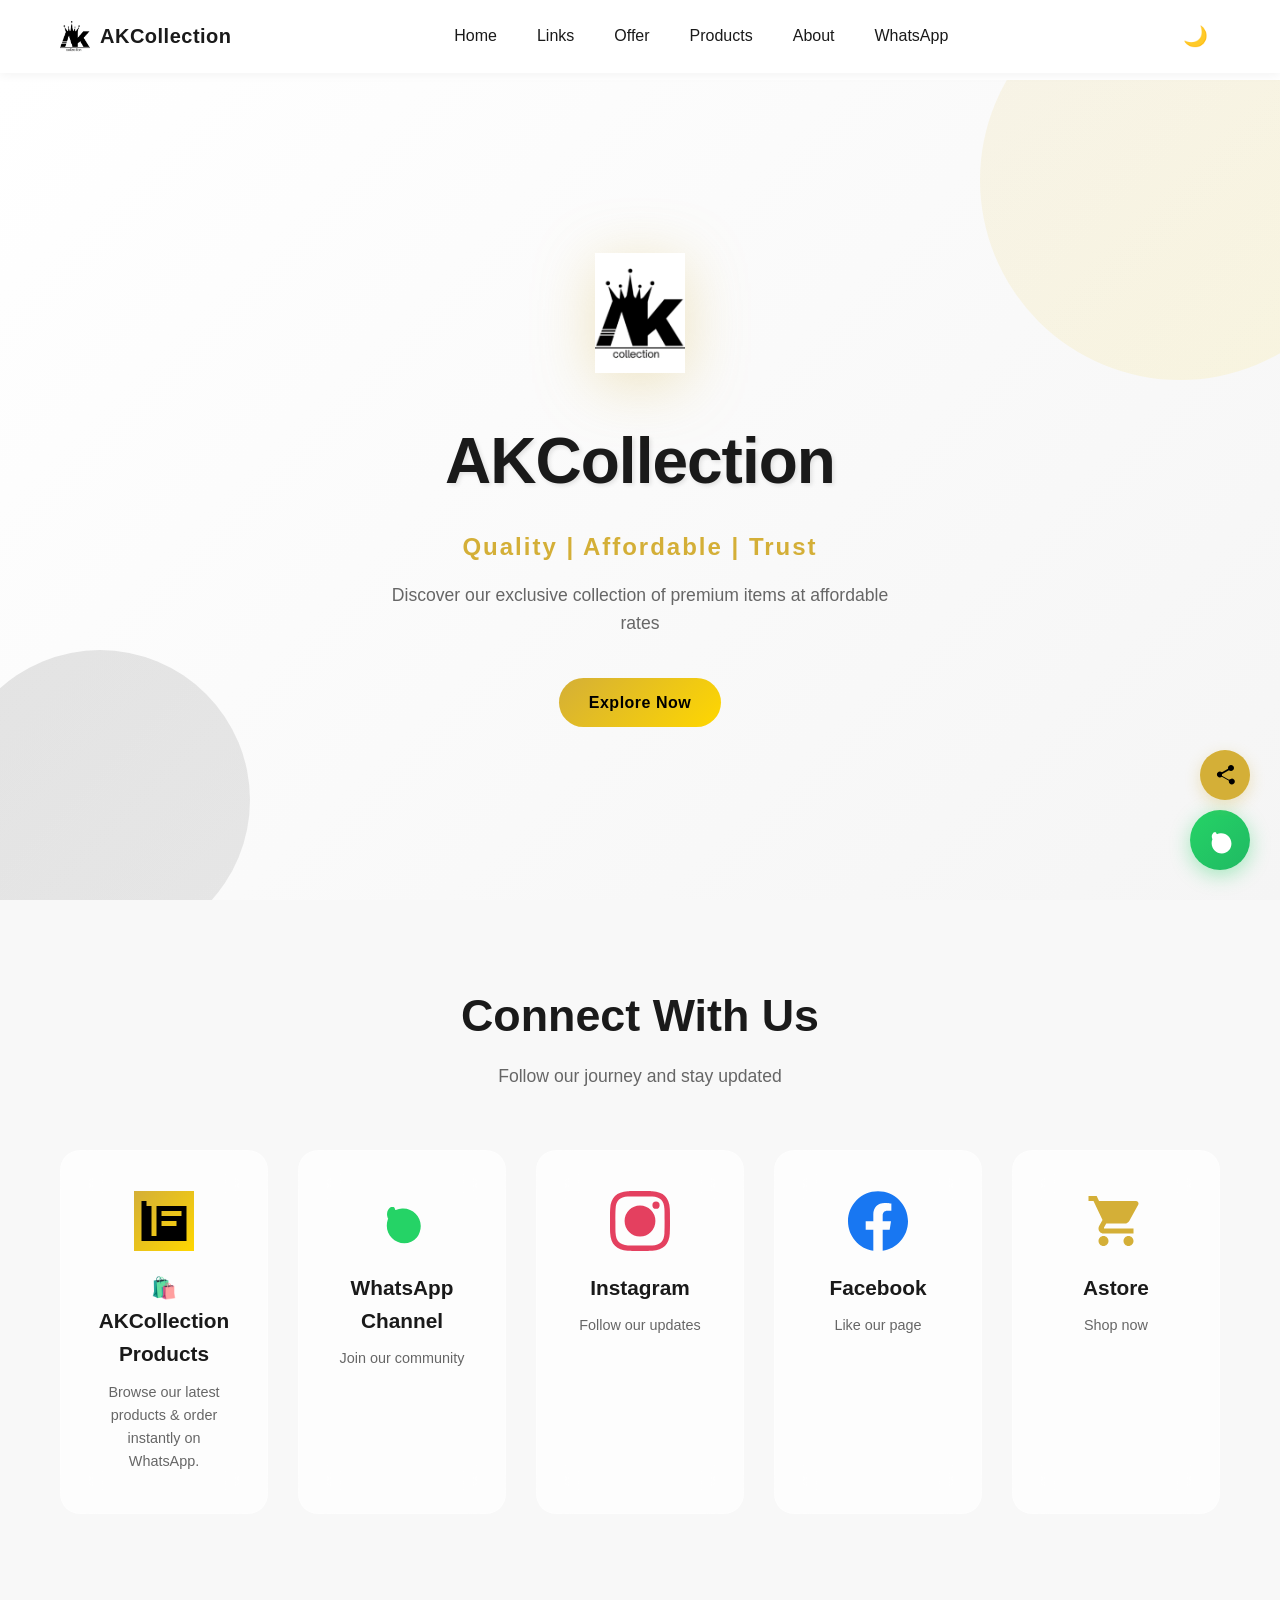
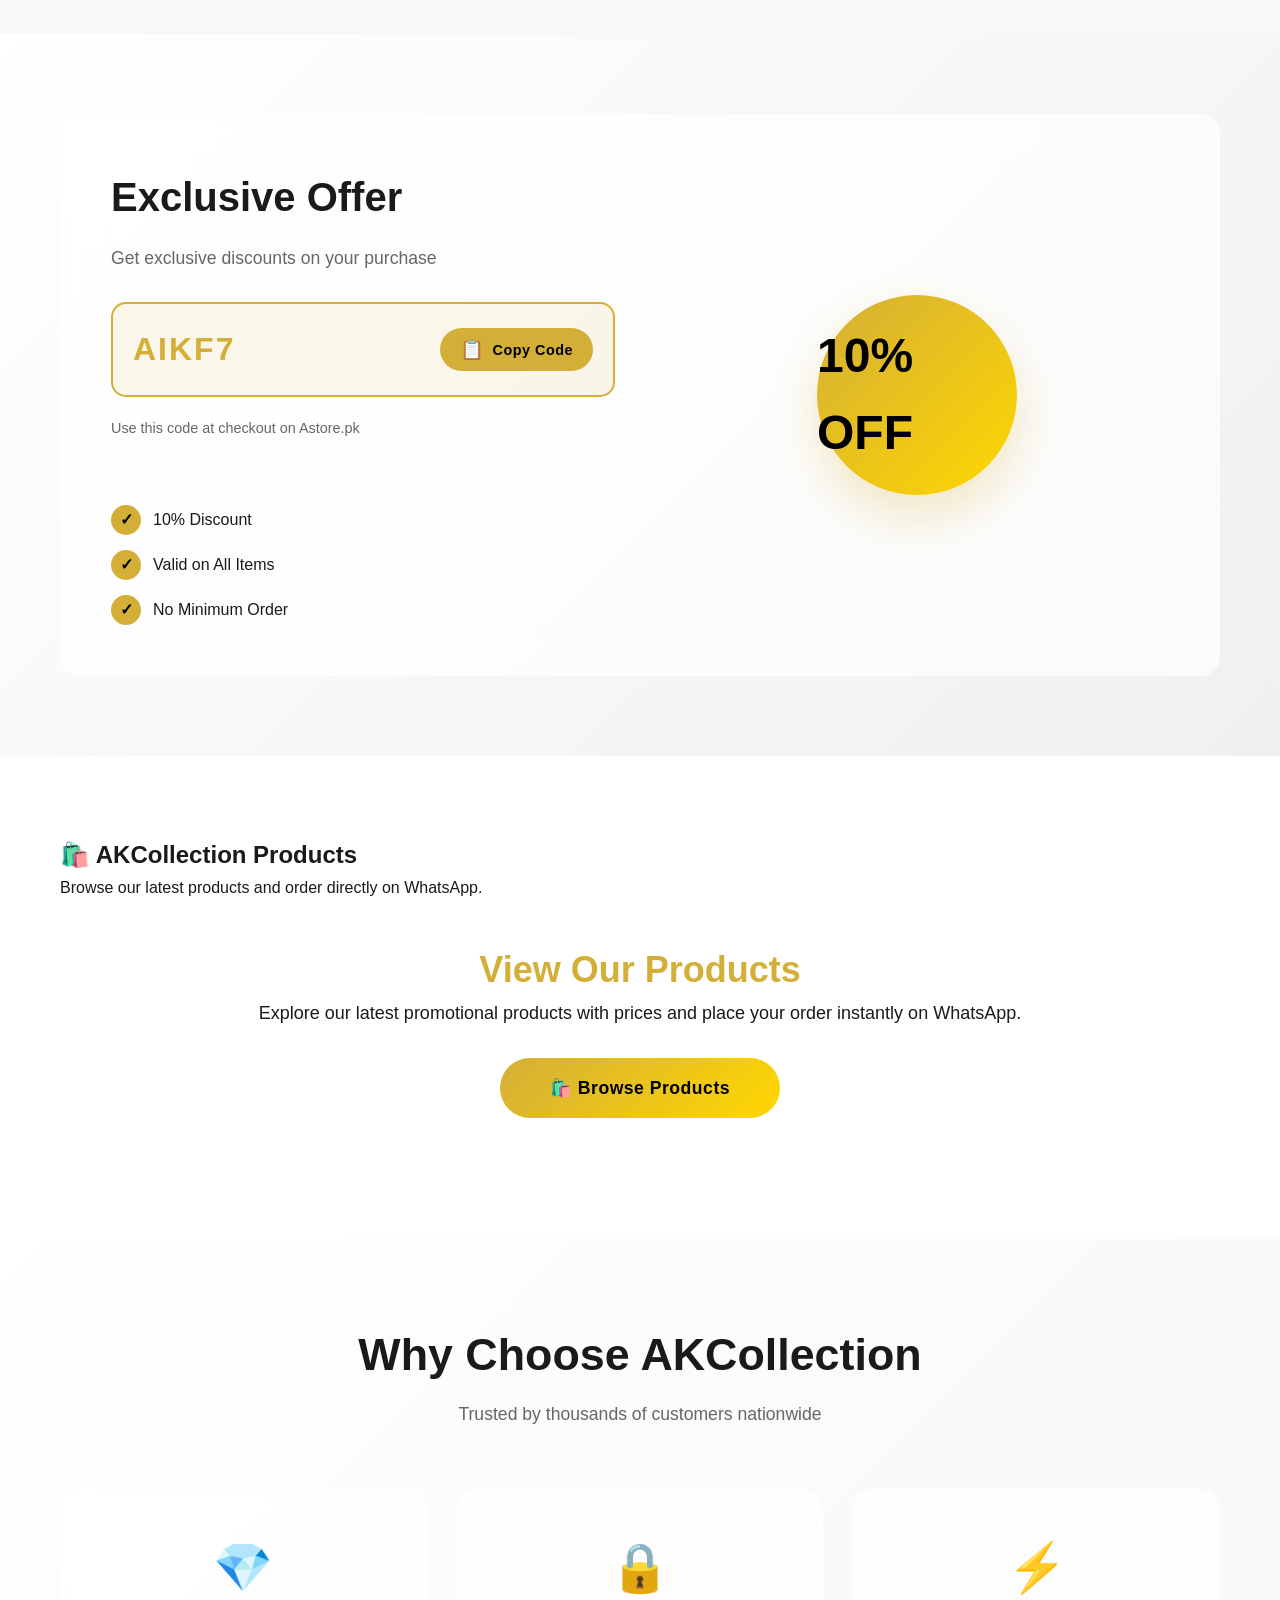
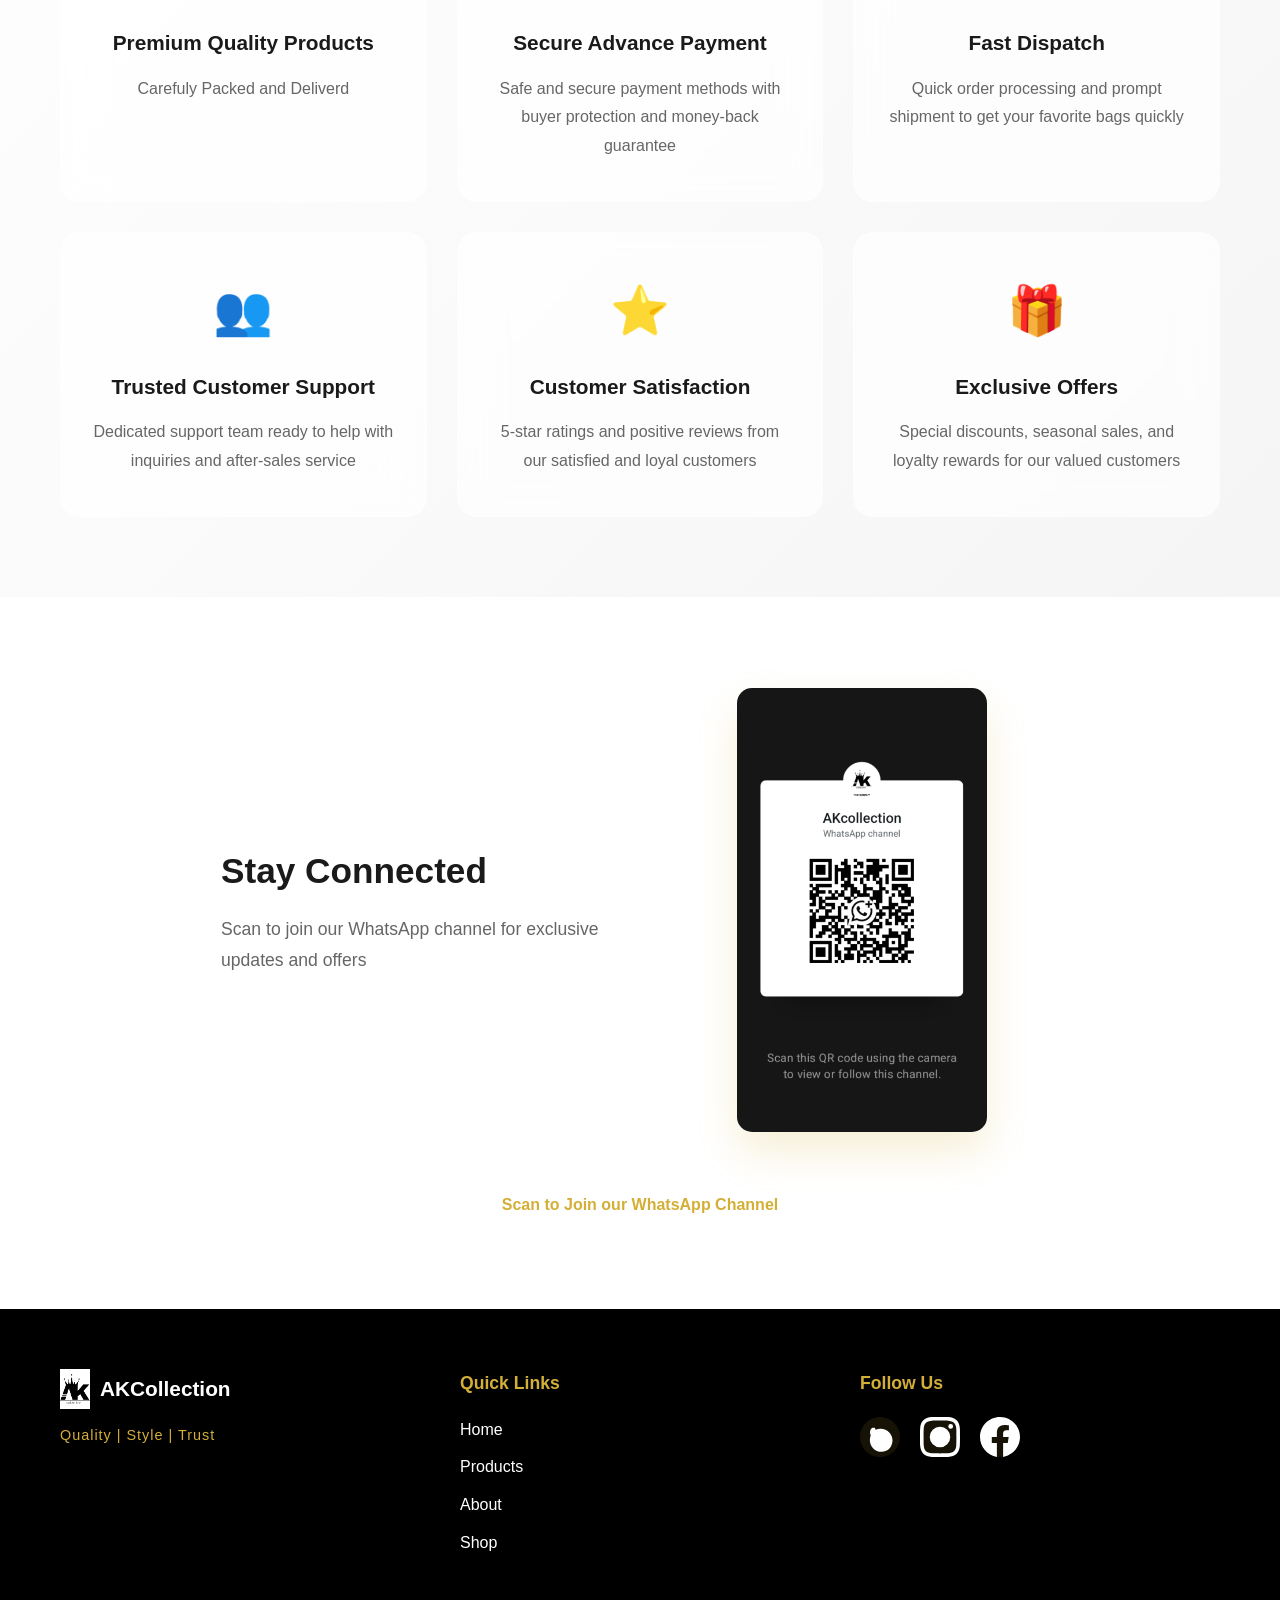
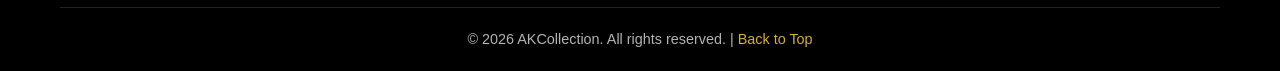
<file: index.html>
<!DOCTYPE html>
<html lang="en">
<head>
    <meta charset="UTF-8">
    <meta name="viewport" content="width=device-width, initial-scale=1.0">
    <meta name="description" content="AKCollection - Premium Quality, Trust, Affordable price | Discover our exclusive collection">
    <meta name="keywords" content="AKCollection, Premium quality, Affordable price">
    <meta name="author" content="AKCollection">
    <meta name="theme-color" content="#ffffff">
    
    <!-- Open Graph Tags -->
    <meta property="og:type" content="website">
    <meta property="og:title" content="AKCollection - Quality | Reasonable | Trust">
    <meta property="og:description" content="Premium Quality Items with Secure Payment & Fast Dispatch">
    <meta property="og:url" content="https://astore.pk">
    <meta property="og:image" content="IMG_20260501_005427_314.webp">
    
    <!-- Favicon -->
    <link rel="icon" type="image/webp" href="IMG_20260501_005427_314.webp">
    <link rel="apple-touch-icon" href="IMG_20260501_005427_314.webp">
    
    <!-- PWA Manifest -->
    <link rel="manifest" href="manifest.json">
    
    <title>AKCollection | Premium Items | Quality | Affordable | Trust</title>
    <link rel="stylesheet" href="style.css">
</head>
<body>
    <!-- Loading Animation -->
    <div class="loading-screen" id="loadingScreen">
        <div class="loading-spinner"></div>
        <p class="loading-text">AKCollection</p>
    </div>

    <!-- Navigation -->
    <nav class="navbar" id="navbar">
        <div class="nav-container">
            <div class="nav-logo">
                <img src="IMG_20260501_005427_314.webp" alt="AKCollection Logo" class="logo-img">
                <span>AKCollection</span>
            </div>
            <div class="nav-toggle" id="navToggle">
                <span></span>
                <span></span>
                <span></span>
            </div>
            <ul class="nav-menu" id="navMenu">
                <li><a href="#hero" class="nav-link">Home</a></li>
                <li><a href="#links" class="nav-link">Links</a></li>
                <li><a href="#discount" class="nav-link">Offer</a></li>
                <li><a href="#products" class="nav-link">Products</a></li>
                <li><a href="#why" class="nav-link">About</a></li>
                <li><a href="#qr" class="nav-link">WhatsApp</a></li>
            </ul>
            <button class="theme-toggle" id="themeToggle" title="Toggle Dark Mode">
                <span class="theme-icon">🌙</span>
            </button>
        </div>
    </nav>

    <!-- Hero Section -->
    <section class="hero" id="hero">
        <div class="hero-content">
            <div class="hero-logo-container">
                <img src="IMG_20260501_005427_314.webp" alt="AKCollection" class="hero-logo">
            </div>
            <h1 class="hero-headline">AKCollection</h1>
            <p class="hero-tagline">Quality | Affordable | Trust</p>
            <p class="hero-description">Discover our exclusive collection of premium items at affordable rates</p>
            <a href="#products" class="btn btn-primary">Explore Now</a>
        </div>
        <div class="hero-background">
            <div class="gradient-blob blob-1"></div>
            <div class="gradient-blob blob-2"></div>
        </div>
    </section>

    <!-- Quick Links Section -->
    <section class="links-section" id="links">
        <div class="container">
            <h2 class="section-title">Connect With Us</h2>
            <p class="section-subtitle">Follow our journey and stay updated</p>
            
            <div class="links-grid">

                <a href="products.html" class="link-card glass-card">
    <div class="link-icon" style="background: linear-gradient(135deg, #D4AF37, #FFD700); color:#000;">
        <svg viewBox="0 0 24 24" fill="currentColor">
            <path d="M7 4h-2v2h2v12h12v-2h2v4H3V4h4zm2 2h12v12H9V6zm2 2v2h8V8h-8zm0 4v2h6v-2h-6z"/>
        </svg>
    </div>

    <h3>🛍️ AKCollection Products</h3>

    <p>Browse our latest products & order instantly on WhatsApp.</p>
</a>
                
                
                <!-- WhatsApp Channel -->
                <a href="https://whatsapp.com/channel/0029VbAqLRTKmCPQMVyYrg1t" target="_blank" rel="noopener noreferrer" class="link-card glass-card">
                    <div class="link-icon whatsapp-icon">
                        <svg viewBox="0 0 24 24" fill="currentColor">
                            <path d="M17.472 14.382c-.297-.149-1.758-.867-2.03-.967-.273-.099-.471-.148-.67.15-.197.297-.767.966-.94 1.164-.173.199-.347.223-.644.075-.297-.15-1.255-.463-2.39-1.475-.883-.788-1.48-1.761-1.653-2.059-.173-.297-.018-.458.13-.606.134-.133.298-.347.446-.52.149-.174.198-.298.298-.497.099-.198.05-.371-.025-.52-.075-.149-.669-1.612-.916-2.207-.242-.579-.487-.5-.67-.51-.173-.008-.371-.01-.57-.01-.198 0-.52.074-.792.372-.272.297-1.04 1.016-1.04 2.479 0 1.462 1.065 2.875 1.213 3.074.149.198 2.096 3.2 5.076 4.487.709.306 1.262.489 1.694.625.712.227 1.36.195 1.871.118.571-.085 1.758-.719 2.006-1.413.248-.694.248-1.289.173-1.413-.074-.124-.272-.198-.57-.347m-5.421-7.403h-.004c-1.762 0-3.44.898-4.576 2.366-.996 1.25-1.551 2.915-1.551 4.566 0 3.859 3.143 7.001 7.001 7.001 1.928 0 3.757-.846 5.005-2.32l.033-.041c.996-1.25 1.551-2.915 1.551-4.566 0-3.859-3.144-7.001-7.001-7.001 0 0 .014 0 .538 0z"/>
                        </svg>
                    </div>
                    <h3>WhatsApp Channel</h3>
                    <p>Join our community</p>
                </a>

                <!-- Instagram -->
                <a href="https://www.instagram.com/akcollection996?igsh=NGk4bXZmbDg1aHo4" target="_blank" rel="noopener noreferrer" class="link-card glass-card">
                    <div class="link-icon instagram-icon">
                        <svg viewBox="0 0 24 24" fill="currentColor">
                            <path d="M12 2.163c3.204 0 3.584.012 4.85.07 3.252.148 4.771 1.691 4.919 4.919.058 1.265.069 1.645.069 4.849 0 3.205-.012 3.584-.069 4.849-.149 3.225-1.664 4.771-4.919 4.919-1.266.057-1.645.069-4.849.069-3.204 0-3.584-.012-4.849-.069-3.259-.149-4.771-1.699-4.919-4.92-.058-1.265-.07-1.644-.07-4.849 0-3.204.013-3.583.07-4.849.149-3.227 1.664-4.771 4.919-4.919 1.266-.057 1.645-.069 4.849-.069zm0-2.163c-3.259 0-3.667.014-4.947.072-4.358.2-6.78 2.618-6.98 6.98-.059 1.281-.073 1.689-.073 4.948 0 3.259.014 3.668.072 4.948.2 4.358 2.618 6.78 6.98 6.98 1.281.058 1.689.072 4.948.072 3.259 0 3.668-.014 4.948-.072 4.354-.2 6.782-2.618 6.979-6.98.059-1.28.073-1.689.073-4.948 0-3.259-.014-3.667-.072-4.947-.196-4.354-2.617-6.78-6.979-6.98-1.281-.059-1.69-.073-4.949-.073zM5.838 12a6.162 6.162 0 1 1 12.324 0 6.162 6.162 0 0 1-12.324 0zM12 16a4 4 0 1 1 0-8 4 4 0 0 1 0 8zm4.965-10.322a1.44 1.44 0 1 1 2.881.001 1.44 1.44 0 0 1-2.881-.001z"/>
                        </svg>
                    </div>
                    <h3>Instagram</h3>
                    <p>Follow our updates</p>
                </a>

                <!-- Facebook -->
                <a href="https://www.facebook.com/share/1EEaqP64Rz/" target="_blank" rel="noopener noreferrer" class="link-card glass-card">
                    <div class="link-icon facebook-icon">
                        <svg viewBox="0 0 24 24" fill="currentColor">
                            <path d="M24 12.073c0-6.627-5.373-12-12-12s-12 5.373-12 12c0 5.99 4.388 10.954 10.125 11.854v-8.385H7.078v-3.47h3.047V9.43c0-3.007 1.792-4.669 4.533-4.669 1.312 0 2.686.235 2.686.235v2.953H15.83c-1.491 0-1.956.925-1.956 1.874v2.25h3.328l-.532 3.47h-2.796v8.385C19.612 23.027 24 18.062 24 12.073z"/>
                        </svg>
                    </div>
                    <h3>Facebook</h3>
                    <p>Like our page</p>
                </a>

                <!-- Astore -->
                <a href="https://www.astore.pk" target="_blank" rel="noopener noreferrer" class="link-card glass-card">
                    <div class="link-icon astore-icon">
                        <svg viewBox="0 0 24 24" fill="currentColor">
                            <path d="M7 18c-1.1 0-1.99.9-1.99 2S5.9 22 7 22s2-.9 2-2-0.9-2-2-2zM1 2v2h2l3.6 7.59-1.35 2.45c-0.16 0.28-0.25 0.61-0.25 0.96 0 1.1 0.9 2 2 2h12v-2H7.42c-0.14 0-0.25-0.11-0.25-0.25l0.03-0.12 0.9-1.63h7.45c0.75 0 1.41-0.41 1.75-1.03l3.58-6.49c0.08-0.14 0.12-0.31 0.12-0.48 0-0.55-0.45-1-1-1H5.21l-0.94-2H1zm16 16c-1.1 0-1.99 0.9-1.99 2s0.89 2 1.99 2 2-0.9 2-2-0.9-2-2-2z"/>
                        </svg>
                    </div>
                    <h3>Astore</h3>
                    <p>Shop now</p>
                </a>
            </div>
        </div>
    </section>

    <!-- Discount Section -->
    <section class="discount-section" id="discount">
        <div class="container">
            <div class="discount-card glass-card premium-card">
                <div class="discount-content">
                    <h2>Exclusive Offer</h2>
                    <p class="discount-description">Get exclusive discounts on your purchase</p>
                    
                    <div class="discount-code-container">
                        <div class="discount-code-box">
                            <span class="discount-code" id="discountCode">AIKF7</span>
                            <button class="btn btn-secondary copy-btn" id="copyBtn" title="Copy discount code">
                                <span class="copy-icon">📋</span>
                                <span class="copy-text">Copy Code</span>
                            </button>
                        </div>
                        <p class="discount-info">Use this code at checkout on Astore.pk</p>
                        <div class="discount-feedback" id="discountFeedback"></div>
                    </div>

                    <div class="discount-benefits">
                        <div class="benefit-item">
                            <span class="benefit-icon">✓</span>
                            <span>10% Discount</span>
                        </div>
                        <div class="benefit-item">
                            <span class="benefit-icon">✓</span>
                            <span>Valid on All Items</span>
                        </div>
                        <div class="benefit-item">
                            <span class="benefit-icon">✓</span>
                            <span>No Minimum Order</span>
                        </div>
                    </div>
                </div>
                <div class="discount-visual">
                    <div class="discount-badge">10% OFF</div>
                </div>
            </div>
        </div>
    </section>

    <!-- Featured Products Section -->
    
                <section class="featured-products">
    <div class="container">

        <div class="section-header">
            <h2>🛍️ AKCollection Products</h2>
            <p>Browse our latest products and order directly on WhatsApp.</p>
        </div>

        <div class="glass-card" style="text-align:center;padding:40px;border-radius:20px;">

            <h2 style="font-size:36px;color:#D4AF37;">
                View Our Products
            </h2>

            <p style="font-size:18px; margin-bottom:30px;">
                Explore our latest promotional products with prices and place your order instantly on WhatsApp.
            </p>

            <a href="products.html"
               class="btn btn-primary btn-large">
                🛍️ Browse Products
            </a>

        </div>

    </div>
</section>

    <!-- Why Choose AKCollection -->
    <section class="why-section" id="why">
        <div class="container">
            <h2 class="section-title">Why Choose AKCollection</h2>
            <p class="section-subtitle">Trusted by thousands of customers nationwide</p>
            
            <div class="why-grid">
                <div class="why-card glass-card">
                    <div class="why-icon">💎</div>
                    <h3>Premium Quality Products</h3>
                    <p>Carefuly Packed and Deliverd</p>
                </div>

                <div class="why-card glass-card">
                    <div class="why-icon">🔒</div>
                    <h3>Secure Advance Payment</h3>
                    <p>Safe and secure payment methods with buyer protection and money-back guarantee</p>
                </div>

                <div class="why-card glass-card">
                    <div class="why-icon">⚡</div>
                    <h3>Fast Dispatch</h3>
                    <p>Quick order processing and prompt shipment to get your favorite bags quickly</p>
                </div>

                <div class="why-card glass-card">
                    <div class="why-icon">👥</div>
                    <h3>Trusted Customer Support</h3>
                    <p>Dedicated support team ready to help with inquiries and after-sales service</p>
                </div>

                <div class="why-card glass-card">
                    <div class="why-icon">⭐</div>
                    <h3>Customer Satisfaction</h3>
                    <p>5-star ratings and positive reviews from our satisfied and loyal customers</p>
                </div>

                <div class="why-card glass-card">
                    <div class="why-icon">🎁</div>
                    <h3>Exclusive Offers</h3>
                    <p>Special discounts, seasonal sales, and loyalty rewards for our valued customers</p>
                </div>
            </div>
        </div>
    </section>

    <!-- QR Section -->
    <section class="qr-section" id="qr">
        <div class="container">
            <div class="qr-card glass-card">
                <div class="qr-content">
                    <h2>Stay Connected</h2>
                    <p>Scan to join our WhatsApp channel for exclusive updates and offers</p>
                </div>
                <div class="qr-image">
                    <img src="file_0000000025c471f8af9db4dd1b2a69bf.png" alt="WhatsApp QR Code" loading="lazy">
                </div>
                <p class="qr-subtitle">Scan to Join our WhatsApp Channel</p>
            </div>
        </div>
    </section>

    <!-- Footer -->
    <footer class="footer">
        <div class="container">
            <div class="footer-content">
                <div class="footer-section">
                    <div class="footer-logo">
                        <img src="IMG_20260501_005427_314.webp" alt="AKCollection" class="footer-logo-img">
                        <span>AKCollection</span>
                    </div>
                    <p class="footer-tagline">Quality | Style | Trust</p>
                </div>

                <div class="footer-section">
                    <h4>Quick Links</h4>
                    <ul>
                        <li><a href="#hero">Home</a></li>
                        <li><a href="#products">Products</a></li>
                        <li><a href="#why">About</a></li>
                        <li><a href="https://www.astore.pk" target="_blank">Shop</a></li>
                    </ul>
                </div>

                <div class="footer-section">
                    <h4>Follow Us</h4>
                    <div class="social-links">
                        <a href="https://whatsapp.com/channel/0029VbAqLRTKmCPQMVyYrg1t" target="_blank" rel="noopener noreferrer" class="social-icon whatsapp" title="WhatsApp">
                            <svg viewBox="0 0 24 24" fill="currentColor">
                                <path d="M17.472 14.382c-.297-.149-1.758-.867-2.03-.967-.273-.099-.471-.148-.67.15-.197.297-.767.966-.94 1.164-.173.199-.347.223-.644.075-.297-.15-1.255-.463-2.39-1.475-.883-.788-1.48-1.761-1.653-2.059-.173-.297-.018-.458.13-.606.134-.133.298-.347.446-.52.149-.174.198-.298.298-.497.099-.198.05-.371-.025-.52-.075-.149-.669-1.612-.916-2.207-.242-.579-.487-.5-.67-.51-.173-.008-.371-.01-.57-.01-.198 0-.52.074-.792.372-.272.297-1.04 1.016-1.04 2.479 0 1.462 1.065 2.875 1.213 3.074.149.198 2.096 3.2 5.076 4.487.709.306 1.262.489 1.694.625.712.227 1.36.195 1.871.118.571-.085 1.758-.719 2.006-1.413.248-.694.248-1.289.173-1.413-.074-.124-.272-.198-.57-.347m-5.421-7.403h-.004c-1.762 0-3.44.898-4.576 2.366-.996 1.25-1.551 2.915-1.551 4.566 0 3.859 3.143 7.001 7.001 7.001 1.928 0 3.757-.846 5.005-2.32l.033-.041c.996-1.25 1.551-2.915 1.551-4.566 0-3.859-3.144-7.001-7.001-7.001 0 0 .014 0 .538 0z"/>
                            </svg>
                        </a>
                        <a href="https://www.instagram.com/akcollection996?igsh=NGk4bXZmbDg1aHo4" target="_blank" rel="noopener noreferrer" class="social-icon instagram" title="Instagram">
                            <svg viewBox="0 0 24 24" fill="currentColor">
                                <path d="M12 2.163c3.204 0 3.584.012 4.85.07 3.252.148 4.771 1.691 4.919 4.919.058 1.265.069 1.645.069 4.849 0 3.205-.012 3.584-.069 4.849-.149 3.225-1.664 4.771-4.919 4.919-1.266.057-1.645.069-4.849.069-3.204 0-3.584-.012-4.849-.069-3.259-.149-4.771-1.699-4.919-4.92-.058-1.265-.07-1.644-.07-4.849 0-3.204.013-3.583.07-4.849.149-3.227 1.664-4.771 4.919-4.919 1.266-.057 1.645-.069 4.849-.069zm0-2.163c-3.259 0-3.667.014-4.947.072-4.358.2-6.78 2.618-6.98 6.98-.059 1.281-.073 1.689-.073 4.948 0 3.259.014 3.668.072 4.948.2 4.358 2.618 6.78 6.98 6.98 1.281.058 1.689.072 4.948.072 3.259 0 3.668-.014 4.948-.072 4.354-.2 6.782-2.618 6.979-6.98.059-1.28.073-1.689.073-4.948 0-3.259-.014-3.667-.072-4.947-.196-4.354-2.617-6.78-6.979-6.98-1.281-.059-1.69-.073-4.949-.073zM5.838 12a6.162 6.162 0 1 1 12.324 0 6.162 6.162 0 0 1-12.324 0zM12 16a4 4 0 1 1 0-8 4 4 0 0 1 0 8zm4.965-10.322a1.44 1.44 0 1 1 2.881.001 1.44 1.44 0 0 1-2.881-.001z"/>
                            </svg>
                        </a>
                        <a href="https://www.facebook.com/share/1EEaqP64Rz/" target="_blank" rel="noopener noreferrer" class="social-icon facebook" title="Facebook">
                            <svg viewBox="0 0 24 24" fill="currentColor">
                                <path d="M24 12.073c0-6.627-5.373-12-12-12s-12 5.373-12 12c0 5.99 4.388 10.954 10.125 11.854v-8.385H7.078v-3.47h3.047V9.43c0-3.007 1.792-4.669 4.533-4.669 1.312 0 2.686.235 2.686.235v2.953H15.83c-1.491 0-1.956.925-1.956 1.874v2.25h3.328l-.532 3.47h-2.796v8.385C19.612 23.027 24 18.062 24 12.073z"/>
                            </svg>
                        </a>
                    </div>
                </div>
            </div>

            <div class="footer-bottom">
                <p>&copy; 2026 AKCollection. All rights reserved. | <a href="#hero" class="back-to-top-link">Back to Top</a></p>
            </div>
        </div>
    </footer>

    <!-- Floating WhatsApp Button -->
    <a href="https://whatsapp.com/channel/0029VbAqLRTKmCPQMVyYrg1t" target="_blank" rel="noopener noreferrer" class="floating-whatsapp" title="Chat on WhatsApp" id="floatingWhatsApp">
        <svg viewBox="0 0 24 24" fill="currentColor">
            <path d="M17.472 14.382c-.297-.149-1.758-.867-2.03-.967-.273-.099-.471-.148-.67.15-.197.297-.767.966-.94 1.164-.173.199-.347.223-.644.075-.297-.15-1.255-.463-2.39-1.475-.883-.788-1.48-1.761-1.653-2.059-.173-.297-.018-.458.13-.606.134-.133.298-.347.446-.52.149-.174.198-.298.298-.497.099-.198.05-.371-.025-.52-.075-.149-.669-1.612-.916-2.207-.242-.579-.487-.5-.67-.51-.173-.008-.371-.01-.57-.01-.198 0-.52.074-.792.372-.272.297-1.04 1.016-1.04 2.479 0 1.462 1.065 2.875 1.213 3.074.149.198 2.096 3.2 5.076 4.487.709.306 1.262.489 1.694.625.712.227 1.36.195 1.871.118.571-.085 1.758-.719 2.006-1.413.248-.694.248-1.289.173-1.413-.074-.124-.272-.198-.57-.347m-5.421-7.403h-.004c-1.762 0-3.44.898-4.576 2.366-.996 1.25-1.551 2.915-1.551 4.566 0 3.859 3.143 7.001 7.001 7.001 1.928 0 3.757-.846 5.005-2.32l.033-.041c.996-1.25 1.551-2.915 1.551-4.566 0-3.859-3.144-7.001-7.001-7.001 0 0 .014 0 .538 0z"/>
        </svg>
    </a>

    <!-- Share Button -->
    <button class="share-button" id="shareButton" title="Share Website">
        <svg viewBox="0 0 24 24" fill="currentColor">
            <path d="M18 16.08c-.76 0-1.44.3-1.96.77L8.91 12.7c.05-.23.09-.46.09-.7s-.04-.47-.09-.7l7.05-4.06c.54.5 1.25.81 2.04.81 1.66 0 3-1.34 3-3s-1.34-3-3-3-3 1.34-3 3c0 .24.04.47.09.7L8.91 9.3C8.36 8.81 7.65 8.5 6.91 8.5c-1.66 0-3 1.34-3 3s1.34 3 3 3c.76 0 1.44-.3 1.96-.77l7.05 4.06c-.05.23-.09.46-.09.7 0 1.66 1.34 3 3 3s3-1.34 3-3-1.34-3-3-3z"/>
        </svg>
    </button>

    <script src="script.js"></script>
</body>
</html>
</file>
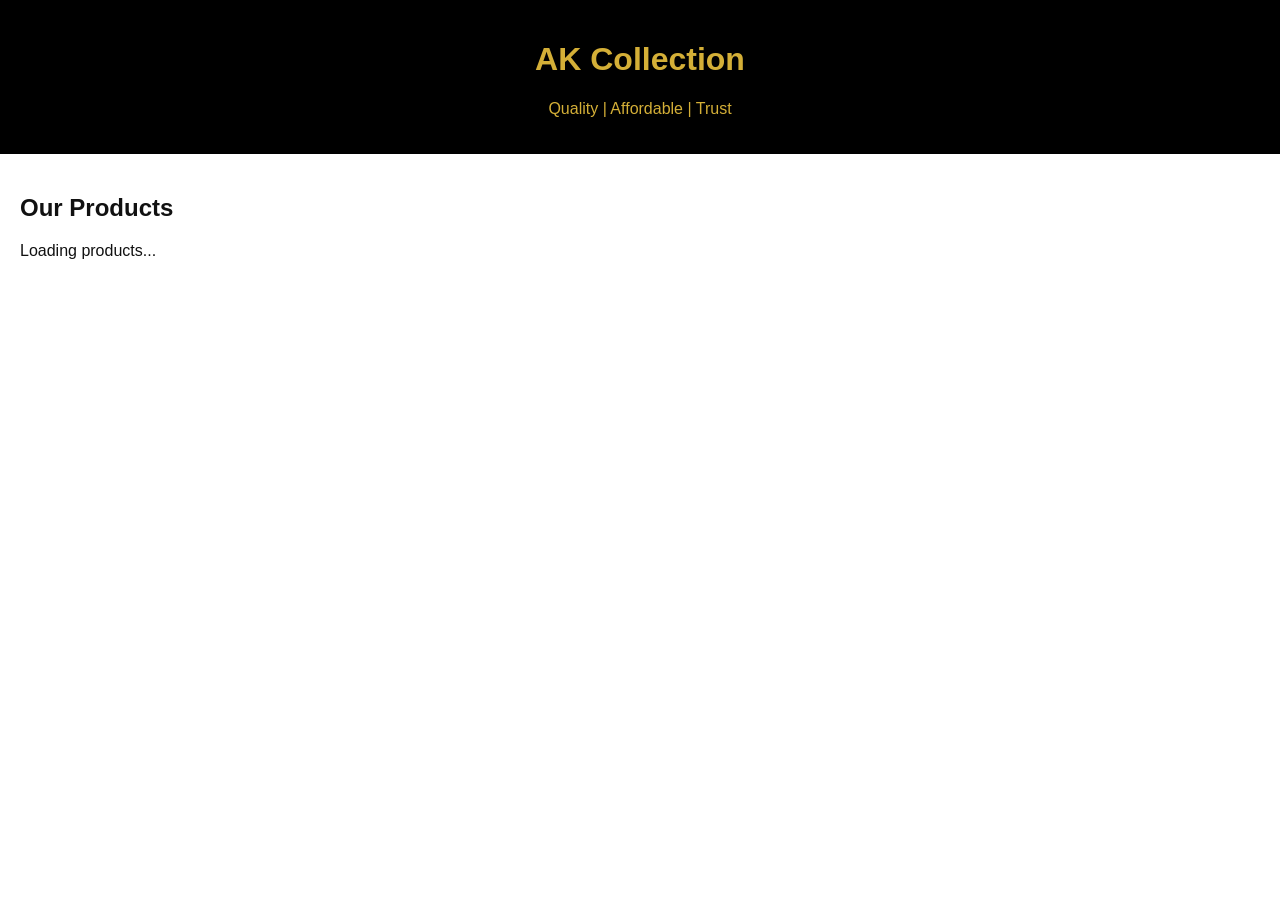
<file: products.html>
<!DOCTYPE html>
<html lang="en">
<head>
<meta charset="UTF-8">
<meta name="viewport" content="width=device-width, initial-scale=1.0">

<title>AKCollection Products</title>

<style>
body {
    margin:0;
    font-family:Arial,sans-serif;
    background:#fff;
    color:#111;
}

header {
    background:#000;
    color:#d4af37;
    text-align:center;
    padding:20px;
}

.container {
    padding:20px;
}

.products {
    display:grid;
    grid-template-columns:repeat(auto-fit,minmax(250px,1fr));
    gap:20px;
}

.card {
    background:white;
    border-radius:15px;
    box-shadow:0 5px 15px rgba(0,0,0,.15);
    overflow:hidden;
    text-align:center;
    padding-bottom:20px;
}

.card img {
    width:100%;
    height:350px;
    object-fit:contain;
}

.order {
    display:inline-block;
    background:#25D366;
    color:white;
    padding:12px 25px;
    border-radius:30px;
    text-decoration:none;
    font-weight:bold;
}
</style>

</head>

<body>

<header>
<h1>AK Collection</h1>
<p>Quality | Affordable | Trust</p>
</header>


<div class="container">

<h2>Our Products</h2>

<div class="products" id="products">
Loading products...
</div>

</div>


<script>

const username = "aishakashif996";
const repo = "AKcollection";
const folder = "products";

const whatsapp = "923310280975";


fetch(`https://api.github.com/repos/${username}/${repo}/contents/${folder}`)
.then(response => response.json())
.then(files => {

let container = document.getElementById("products");

container.innerHTML="";

files.forEach(file => {

if(file.type === "file" && 
(file.name.endsWith(".jpg") ||
file.name.endsWith(".png") ||
file.name.endsWith(".webp"))) {


container.innerHTML += `

<div class="card">

<img src="${file.download_url}" alt="AK Collection Product">

<br><br>

<a class="order"
href="https://wa.me/${whatsapp}?text=I%20want%20to%20order%20this%20product">
Order on WhatsApp
</a>

</div>

`;

}

});

});

</script>

</body>
</html>
</file>
<file: style.css>
/* ============================================
   AK Collection - Premium CSS
   Luxury Theme: White + Gold + Black
   ============================================ */

/* CSS Variables */
:root {
    --primary-color: #D4AF37;
    --secondary-color: #000000;
    --light-color: #FFFFFF;
    --dark-bg: #0a0a0a;
    --light-bg: #f8f8f8;
    --text-dark: #1a1a1a;
    --text-light: #666666;
    --glass-bg: rgba(255, 255, 255, 0.7);
    --glass-border: rgba(255, 255, 255, 0.2);
    --transition: all 0.3s cubic-bezier(0.4, 0, 0.2, 1);
}

/* Dark Mode Variables */
body.dark-mode {
    --primary-color: #FFD700;
    --light-color: #1a1a1a;
    --light-bg: #0a0a0a;
    --text-dark: #f5f5f5;
    --text-light: #b0b0b0;
    --glass-bg: rgba(20, 20, 30, 0.7);
    --glass-border: rgba(255, 255, 255, 0.1);
}

/* ============================================
   GLOBAL STYLES
   ============================================ */

* {
    margin: 0;
    padding: 0;
    box-sizing: border-box;
}

html {
    scroll-behavior: smooth;
}

body {
    font-family: 'Segoe UI', Tahoma, Geneva, Verdana, sans-serif;
    background-color: var(--light-color);
    color: var(--text-dark);
    line-height: 1.6;
    overflow-x: hidden;
    transition: background-color 0.3s ease;
}

body.dark-mode {
    background-color: var(--dark-bg);
}

/* ============================================
   LOADING SCREEN
   ============================================ */

.loading-screen {
    position: fixed;
    top: 0;
    left: 0;
    width: 100%;
    height: 100%;
    background: linear-gradient(135deg, #ffffff 0%, #f0f0f0 100%);
    display: flex;
    flex-direction: column;
    justify-content: center;
    align-items: center;
    z-index: 9999;
    animation: fadeOut 0.8s ease-in-out 2.5s forwards;
}

body.dark-mode .loading-screen {
    background: linear-gradient(135deg, #0a0a0a 0%, #1a1a1a 100%);
}

.loading-spinner {
    width: 60px;
    height: 60px;
    border: 3px solid var(--primary-color);
    border-top: 3px solid transparent;
    border-radius: 50%;
    animation: spin 1s linear infinite;
    margin-bottom: 20px;
}

.loading-text {
    font-size: 24px;
    font-weight: 600;
    color: var(--primary-color);
    letter-spacing: 2px;
}

@keyframes spin {
    to { transform: rotate(360deg); }
}

@keyframes fadeOut {
    from {
        opacity: 1;
        visibility: visible;
    }
    to {
        opacity: 0;
        visibility: hidden;
    }
}

/* ============================================
   NAVIGATION
   ============================================ */

.navbar {
    position: fixed;
    top: 0;
    width: 100%;
    background: rgba(255, 255, 255, 0.95);
    backdrop-filter: blur(20px);
    border-bottom: 1px solid var(--glass-border);
    z-index: 1000;
    padding: 1rem 0;
    box-shadow: 0 2px 10px rgba(0, 0, 0, 0.05);
    transition: var(--transition);
}

body.dark-mode .navbar {
    background: rgba(10, 10, 10, 0.95);
    border-bottom: 1px solid rgba(212, 175, 55, 0.2);
}

.navbar.scrolled {
    padding: 0.5rem 0;
    box-shadow: 0 4px 20px rgba(0, 0, 0, 0.1);
}

.nav-container {
    max-width: 1200px;
    margin: 0 auto;
    display: flex;
    justify-content: space-between;
    align-items: center;
    padding: 0 20px;
}

.nav-logo {
    display: flex;
    align-items: center;
    gap: 10px;
    font-size: 20px;
    font-weight: 700;
    color: var(--text-dark);
    text-decoration: none;
    letter-spacing: 0.5px;
}

.logo-img {
    height: 40px;
    width: auto;
    object-fit: contain;
}

.nav-menu {
    display: flex;
    list-style: none;
    gap: 40px;
}

.nav-link {
    text-decoration: none;
    color: var(--text-dark);
    font-weight: 500;
    position: relative;
    transition: color 0.3s ease;
}

.nav-link::after {
    content: '';
    position: absolute;
    width: 0;
    height: 2px;
    bottom: -5px;
    left: 0;
    background-color: var(--primary-color);
    transition: width 0.3s ease;
}

.nav-link:hover {
    color: var(--primary-color);
}

.nav-link:hover::after {
    width: 100%;
}

.nav-toggle {
    display: none;
    flex-direction: column;
    cursor: pointer;
}

.nav-toggle span {
    width: 25px;
    height: 3px;
    background-color: var(--text-dark);
    margin: 5px 0;
    transition: 0.3s;
}

.theme-toggle {
    background: none;
    border: none;
    font-size: 20px;
    cursor: pointer;
    padding: 8px 12px;
    border-radius: 50%;
    transition: background 0.3s ease;
}

.theme-toggle:hover {
    background-color: rgba(212, 175, 55, 0.1);
}

/* ============================================
   CONTAINER & LAYOUT
   ============================================ */

.container {
    max-width: 1200px;
    margin: 0 auto;
    padding: 0 20px;
}

/* ============================================
   HERO SECTION
   ============================================ */

.hero {
    margin-top: 80px;
    min-height: calc(100vh - 80px);
    display: flex;
    align-items: center;
    justify-content: center;
    background: linear-gradient(135deg, #ffffff 0%, #f5f5f5 100%);
    position: relative;
    overflow: hidden;
}

body.dark-mode .hero {
    background: linear-gradient(135deg, #0a0a0a 0%, #1a1a1a 100%);
}

.hero-background {
    position: absolute;
    width: 100%;
    height: 100%;
    overflow: hidden;
}

.gradient-blob {
    position: absolute;
    border-radius: 50%;
    opacity: 0.1;
    animation: float 8s ease-in-out infinite;
}

.blob-1 {
    width: 400px;
    height: 400px;
    background: linear-gradient(135deg, #D4AF37, #FFD700);
    top: -100px;
    right: -100px;
}

.blob-2 {
    width: 300px;
    height: 300px;
    background: linear-gradient(135deg, #000000, #333333);
    bottom: -50px;
    left: -50px;
    animation-delay: 2s;
}

@keyframes float {
    0%, 100% { transform: translate(0, 0) scale(1); }
    50% { transform: translate(30px, -30px) scale(1.1); }
}

.hero-content {
    position: relative;
    z-index: 10;
    text-align: center;
    animation: fadeInUp 1s ease-out;
}

.hero-logo-container {
    margin-bottom: 30px;
    animation: zoomIn 1s ease-out;
}

.hero-logo {
    height: 120px;
    width: auto;
    object-fit: contain;
    filter: drop-shadow(0 10px 30px rgba(212, 175, 55, 0.3));
}

.hero-headline {
    font-size: 4rem;
    font-weight: 700;
    color: var(--text-dark);
    margin-bottom: 15px;
    letter-spacing: -1px;
    text-shadow: 2px 2px 4px rgba(0, 0, 0, 0.1);
}

.hero-tagline {
    font-size: 1.5rem;
    color: var(--primary-color);
    margin-bottom: 15px;
    font-weight: 600;
    letter-spacing: 2px;
}

.hero-description {
    font-size: 1.1rem;
    color: var(--text-light);
    margin-bottom: 40px;
    max-width: 500px;
    margin-left: auto;
    margin-right: auto;
}

@keyframes fadeInUp {
    from {
        opacity: 0;
        transform: translateY(30px);
    }
    to {
        opacity: 1;
        transform: translateY(0);
    }
}

@keyframes zoomIn {
    from {
        opacity: 0;
        transform: scale(0.9);
    }
    to {
        opacity: 1;
        transform: scale(1);
    }
}

/* ============================================
   BUTTONS
   ============================================ */

.btn {
    display: inline-block;
    padding: 12px 30px;
    border-radius: 50px;
    text-decoration: none;
    font-weight: 600;
    transition: var(--transition);
    border: none;
    cursor: pointer;
    font-size: 1rem;
    letter-spacing: 0.5px;
}

.btn-primary {
    background: linear-gradient(135deg, var(--primary-color), #FFD700);
    color: var(--secondary-color);
}

.btn-primary:hover {
    transform: translateY(-3px);
    box-shadow: 0 10px 30px rgba(212, 175, 55, 0.3);
}

.btn-secondary {
    background: var(--primary-color);
    color: var(--secondary-color);
    padding: 10px 20px;
    font-size: 0.9rem;
}

.btn-secondary:hover {
    transform: scale(1.05);
    box-shadow: 0 5px 15px rgba(212, 175, 55, 0.3);
}

.btn-small {
    padding: 8px 16px;
    font-size: 0.85rem;
    background: var(--primary-color);
    color: var(--secondary-color);
}

.btn-small:hover {
    background: #FFD700;
}

.btn-large {
    padding: 16px 50px;
    font-size: 1.1rem;
}

/* ============================================
   GLASS MORPHISM
   ============================================ */

.glass-card {
    background: var(--glass-bg);
    backdrop-filter: blur(20px);
    border: 1px solid var(--glass-border);
    border-radius: 20px;
    padding: 30px;
    transition: var(--transition);
}

.glass-card:hover {
    background: rgba(255, 255, 255, 0.8);
    border-color: rgba(212, 175, 55, 0.3);
    transform: translateY(-5px);
    box-shadow: 0 20px 40px rgba(212, 175, 55, 0.15);
}

body.dark-mode .glass-card:hover {
    background: rgba(20, 20, 30, 0.9);
}

/* ============================================
   SECTIONS
   ============================================ */

section {
    padding: 80px 0;
}

.section-title {
    font-size: 2.8rem;
    font-weight: 700;
    color: var(--text-dark);
    margin-bottom: 10px;
    text-align: center;
}

.section-subtitle {
    font-size: 1.1rem;
    color: var(--text-light);
    text-align: center;
    margin-bottom: 60px;
}

/* ============================================
   LINKS SECTION
   ============================================ */

.links-section {
    background: var(--light-bg);
    position: relative;
}

.links-grid {
    display: grid;
    grid-template-columns: repeat(auto-fit, minmax(200px, 1fr));
    gap: 30px;
    margin-bottom: 40px;
}

.link-card {
    text-align: center;
    text-decoration: none;
    color: var(--text-dark);
    display: flex;
    flex-direction: column;
    align-items: center;
    padding: 40px 30px;
    cursor: pointer;
}

.link-card:hover {
    color: var(--primary-color);
}

.link-icon {
    width: 60px;
    height: 60px;
    display: flex;
    align-items: center;
    justify-content: center;
    margin-bottom: 20px;
    color: var(--primary-color);
    font-size: 2rem;
    transition: var(--transition);
}

.link-card:hover .link-icon {
    transform: scale(1.2) rotate(5deg);
}

.link-card h3 {
    font-size: 1.3rem;
    margin-bottom: 10px;
    font-weight: 600;
}

.link-card p {
    color: var(--text-light);
    font-size: 0.9rem;
}

.whatsapp-icon { color: #25D366; }
.instagram-icon { color: #E4405F; }
.facebook-icon { color: #1877F2; }
.astore-icon { color: var(--primary-color); }

/* ============================================
   DISCOUNT SECTION
   ============================================ */

.discount-section {
    background: linear-gradient(135deg, #ffffff 0%, #f0f0f0 100%);
    position: relative;
}

body.dark-mode .discount-section {
    background: linear-gradient(135deg, #0a0a0a 0%, #1a1a1a 100%);
}

.discount-card {
    display: grid;
    grid-template-columns: 1fr 1fr;
    gap: 50px;
    align-items: center;
}

.discount-content h2 {
    font-size: 2.5rem;
    margin-bottom: 15px;
    color: var(--text-dark);
}

.discount-description {
    color: var(--text-light);
    font-size: 1.1rem;
    margin-bottom: 30px;
}

.discount-code-container {
    margin-bottom: 30px;
}

.discount-code-box {
    display: flex;
    align-items: center;
    gap: 15px;
    margin-bottom: 20px;
    padding: 20px;
    background: rgba(212, 175, 55, 0.1);
    border: 2px solid var(--primary-color);
    border-radius: 15px;
}

.discount-code {
    font-size: 2rem;
    font-weight: 700;
    color: var(--primary-color);
    letter-spacing: 2px;
    flex: 1;
}

.copy-btn {
    display: flex;
    align-items: center;
    gap: 8px;
    white-space: nowrap;
}

.copy-icon {
    font-size: 1.2rem;
}

.discount-info {
    color: var(--text-light);
    font-size: 0.9rem;
    margin-bottom: 15px;
}

.discount-feedback {
    min-height: 20px;
    color: #27AE60;
    font-size: 0.9rem;
    font-weight: 600;
}

.discount-benefits {
    display: flex;
    flex-direction: column;
    gap: 15px;
}

.benefit-item {
    display: flex;
    align-items: center;
    gap: 12px;
    color: var(--text-dark);
}

.benefit-icon {
    width: 30px;
    height: 30px;
    background: var(--primary-color);
    border-radius: 50%;
    display: flex;
    align-items: center;
    justify-content: center;
    color: var(--secondary-color);
    font-weight: 700;
}

.discount-visual {
    display: flex;
    justify-content: center;
    align-items: center;
}

.discount-badge {
    width: 200px;
    height: 200px;
    border-radius: 50%;
    background: linear-gradient(135deg, var(--primary-color), #FFD700);
    display: flex;
    align-items: center;
    justify-content: center;
    font-size: 3rem;
    font-weight: 700;
    color: var(--secondary-color);
    box-shadow: 0 20px 50px rgba(212, 175, 55, 0.3);
    animation: spin 10s linear infinite;
}

.premium-card {
    padding: 50px;
}

/* ============================================
   PRODUCTS SECTION
   ============================================ */

.products-section {
    background: var(--light-color);
}

.products-grid {
    display: grid;
    grid-template-columns: repeat(auto-fit, minmax(250px, 1fr));
    gap: 30px;
    margin-bottom: 60px;
}

.product-card {
    overflow: hidden;
    display: flex;
    flex-direction: column;
}

.product-image {
    position: relative;
    width: 100%;
    padding-bottom: 100%;
    overflow: hidden;
}

.product-image img {
    position: absolute;
    top: 0;
    left: 0;
    width: 100%;
    height: 100%;
    object-fit: cover;
    transition: transform 0.4s ease;
}

.product-card:hover .product-image img {
    transform: scale(1.1);
}

.product-overlay {
    position: absolute;
    top: 0;
    left: 0;
    width: 100%;
    height: 100%;
    background: rgba(0, 0, 0, 0.5);
    display: flex;
    align-items: center;
    justify-content: center;
    opacity: 0;
    transition: opacity 0.3s ease;
}

.product-card:hover .product-overlay {
    opacity: 1;
}

.product-info {
    padding: 20px;
    flex-grow: 1;
    display: flex;
    flex-direction: column;
    justify-content: center;
}

.product-info h3 {
    font-size: 1.2rem;
    margin-bottom: 10px;
    color: var(--text-dark);
}

.product-price {
    color: var(--primary-color);
    font-weight: 600;
}

.view-all-container {
    display: flex;
    justify-content: center;
}

/* ============================================
   WHY CHOOSE SECTION
   ============================================ */

.why-section {
    background: linear-gradient(135deg, #ffffff 0%, #f5f5f5 100%);
}

body.dark-mode .why-section {
    background: linear-gradient(135deg, #0a0a0a 0%, #1a1a1a 100%);
}

.why-grid {
    display: grid;
    grid-template-columns: repeat(auto-fit, minmax(300px, 1fr));
    gap: 30px;
}

.why-card {
    text-align: center;
    padding: 40px 30px;
}

.why-icon {
    font-size: 3rem;
    margin-bottom: 20px;
    display: block;
}

.why-card h3 {
    font-size: 1.3rem;
    margin-bottom: 15px;
    color: var(--text-dark);
}

.why-card p {
    color: var(--text-light);
    line-height: 1.8;
}

/* ============================================
   QR SECTION
   ============================================ */

.qr-section {
    background: var(--light-color);
    padding: 60px 0;
}

.qr-card {
    display: grid;
    grid-template-columns: 1fr 1fr;
    gap: 50px;
    align-items: center;
    max-width: 900px;
    margin: 0 auto;
}

.qr-content h2 {
    font-size: 2.2rem;
    margin-bottom: 15px;
    color: var(--text-dark);
}

.qr-content p {
    font-size: 1.1rem;
    color: var(--text-light);
    line-height: 1.8;
}

.qr-image {
    display: flex;
    justify-content: center;
    align-items: center;
}

.qr-image img {
    max-width: 250px;
    width: 100%;
    height: auto;
    border-radius: 15px;
    box-shadow: 0 20px 40px rgba(212, 175, 55, 0.2);
}

.qr-subtitle {
    grid-column: 1 / -1;
    text-align: center;
    color: var(--primary-color);
    font-weight: 600;
    font-size: 1rem;
    margin-top: 10px;
}

/* ============================================
   FOOTER
   ============================================ */

.footer {
    background: var(--secondary-color);
    color: var(--light-color);
    padding: 60px 0 20px;
}

.footer-content {
    display: grid;
    grid-template-columns: repeat(auto-fit, minmax(250px, 1fr));
    gap: 40px;
    margin-bottom: 40px;
}

.footer-section h4 {
    margin-bottom: 20px;
    color: var(--primary-color);
    font-size: 1.1rem;
}

.footer-logo {
    display: flex;
    align-items: center;
    gap: 10px;
    font-size: 1.3rem;
    font-weight: 700;
    margin-bottom: 15px;
}

.footer-logo-img {
    height: 40px;
    width: auto;
    object-fit: contain;
    filter: brightness(1.2);
}

.footer-tagline {
    color: var(--primary-color);
    font-size: 0.9rem;
    letter-spacing: 1px;
}

.footer-section ul {
    list-style: none;
}

.footer-section ul li {
    margin-bottom: 12px;
}

.footer-section a {
    color: var(--light-color);
    text-decoration: none;
    transition: color 0.3s ease;
}

.footer-section a:hover {
    color: var(--primary-color);
}

.social-links {
    display: flex;
    gap: 20px;
}

.social-icon {
    width: 40px;
    height: 40px;
    display: flex;
    align-items: center;
    justify-content: center;
    border-radius: 50%;
    background: rgba(212, 175, 55, 0.1);
    color: var(--primary-color);
    transition: var(--transition);
}

.social-icon:hover {
    background: var(--primary-color);
    color: var(--secondary-color);
    transform: translateY(-3px);
}

.footer-bottom {
    border-top: 1px solid rgba(212, 175, 55, 0.2);
    padding-top: 20px;
    text-align: center;
    color: rgba(255, 255, 255, 0.7);
    font-size: 0.9rem;
}

.back-to-top-link {
    color: var(--primary-color);
    text-decoration: none;
    transition: color 0.3s ease;
}

.back-to-top-link:hover {
    text-decoration: underline;
}

/* ============================================
   FLOATING ELEMENTS
   ============================================ */

.floating-whatsapp {
    position: fixed;
    bottom: 30px;
    right: 30px;
    width: 60px;
    height: 60px;
    background: linear-gradient(135deg, #25D366, #20BA63);
    border-radius: 50%;
    display: flex;
    align-items: center;
    justify-content: center;
    color: white;
    font-size: 30px;
    cursor: pointer;
    box-shadow: 0 5px 20px rgba(37, 211, 102, 0.4);
    transition: var(--transition);
    z-index: 500;
    animation: bounce 2s infinite;
}

.floating-whatsapp:hover {
    transform: scale(1.15) translateY(-5px);
    box-shadow: 0 10px 30px rgba(37, 211, 102, 0.5);
}

.floating-whatsapp svg {
    width: 35px;
    height: 35px;
    fill: white;
}

@keyframes bounce {
    0%, 100% { transform: translateY(0); }
    50% { transform: translateY(-10px); }
}

.share-button {
    position: fixed;
    bottom: 100px;
    right: 30px;
    width: 50px;
    height: 50px;
    background: var(--primary-color);
    border: none;
    border-radius: 50%;
    display: flex;
    align-items: center;
    justify-content: center;
    color: var(--secondary-color);
    cursor: pointer;
    box-shadow: 0 5px 15px rgba(212, 175, 55, 0.3);
    transition: var(--transition);
    z-index: 500;
}

.share-button:hover {
    transform: scale(1.1);
    box-shadow: 0 8px 25px rgba(212, 175, 55, 0.4);
}

.share-button svg {
    width: 24px;
    height: 24px;
    fill: currentColor;
}

/* ============================================
   SCROLL REVEAL ANIMATION
   ============================================ */

.reveal {
    opacity: 0;
    transform: translateY(30px);
    transition: opacity 0.6s ease, transform 0.6s ease;
}

.reveal.active {
    opacity: 1;
    transform: translateY(0);
}

/* ============================================
   RESPONSIVE DESIGN
   ============================================ */

@media (max-width: 768px) {
    .nav-menu {
        display: none;
    }

    .nav-toggle {
        display: flex;
    }

    .nav-menu.active {
        position: fixed;
        left: -100%;
        top: 70px;
        flex-direction: column;
        background-color: var(--light-color);
        width: 100%;
        text-align: center;
        transition: 0.3s;
        box-shadow: 0 10px 27px rgba(0, 0, 0, 0.05);
        padding: 20px 0;
        display: flex;
    }

    .nav-menu.active {
        left: 0;
    }

    .nav-toggle.active span:nth-child(1) {
        transform: rotate(-45deg) translate(-5px, 6px);
    }

    .nav-toggle.active span:nth-child(2) {
        opacity: 0;
    }

    .nav-toggle.active span:nth-child(3) {
        transform: rotate(45deg) translate(-5px, -6px);
    }

    .hero {
        margin-top: 70px;
        min-height: auto;
        padding: 60px 0;
    }

    .hero-headline {
        font-size: 2.5rem;
    }

    .hero-tagline {
        font-size: 1.2rem;
    }

    .hero-logo {
        height: 80px;
    }

    .section-title {
        font-size: 2rem;
    }

    .section-subtitle {
        font-size: 1rem;
    }

    .discount-card {
        grid-template-columns: 1fr;
    }

    .discount-visual {
        order: -1;
    }

    .discount-badge {
        width: 150px;
        height: 150px;
        font-size: 2rem;
    }

    .qr-card {
        grid-template-columns: 1fr;
        gap: 30px;
    }

    .links-grid {
        grid-template-columns: repeat(2, 1fr);
        gap: 15px;
    }

    .link-card {
        padding: 25px 15px;
    }

    .products-grid {
        grid-template-columns: repeat(2, 1fr);
        gap: 15px;
    }

    .why-grid {
        grid-template-columns: 1fr;
    }

    .floating-whatsapp {
        width: 50px;
        height: 50px;
        bottom: 20px;
        right: 20px;
    }

    .share-button {
        bottom: 80px;
        right: 20px;
        width: 45px;
        height: 45px;
    }

    .premium-card {
        padding: 30px 20px;
    }

    .nav-link {
        font-size: 1.1rem;
    }
}

@media (max-width: 480px) {
    .hero-headline {
        font-size: 1.8rem;
        margin-bottom: 10px;
    }

    .hero-tagline {
        font-size: 1rem;
    }

    .hero-logo {
        height: 60px;
        margin-bottom: 20px;
    }

    .hero-description {
        font-size: 0.95rem;
        margin-bottom: 25px;
    }

    .section-title {
        font-size: 1.5rem;
    }

    .discount-code {
        font-size: 1.5rem;
    }

    .discount-code-box {
        flex-direction: column;
        gap: 10px;
    }

    .copy-btn {
        width: 100%;
        justify-content: center;
    }

    .links-grid {
        grid-template-columns: 1fr;
    }

    .products-grid {
        grid-template-columns: 1fr;
    }

    .footer-content {
        grid-template-columns: 1fr;
        gap: 30px;
    }

    .qr-image img {
        max-width: 150px;
    }

    .premium-card {
        padding: 20px;
    }

    .discount-content h2 {
        font-size: 1.8rem;
    }

    .qr-content h2 {
        font-size: 1.5rem;
    }
}

/* ============================================
   PRINT STYLES
   ============================================ */

@media print {
    .navbar,
    .floating-whatsapp,
    .share-button {
        display: none;
    }
}

/* ============================================
   ACCESSIBILITY
   ============================================ */

@media (prefers-reduced-motion: reduce) {
    *,
    *::before,
    *::after {
        animation-duration: 0.01ms !important;
        animation-iteration-count: 1 !important;
        transition-duration: 0.01ms !important;
    }
}

/* Focus visible for keyboard navigation */
*:focus-visible {
    outline: 2px solid var(--primary-color);
    outline-offset: 2px;
}

/* High contrast mode support */
@media (prefers-contrast: more) {
    .glass-card {
        border-width: 2px;
    }

    .btn {
        border: 2px solid var(--text-dark);
    }
}
</file>
